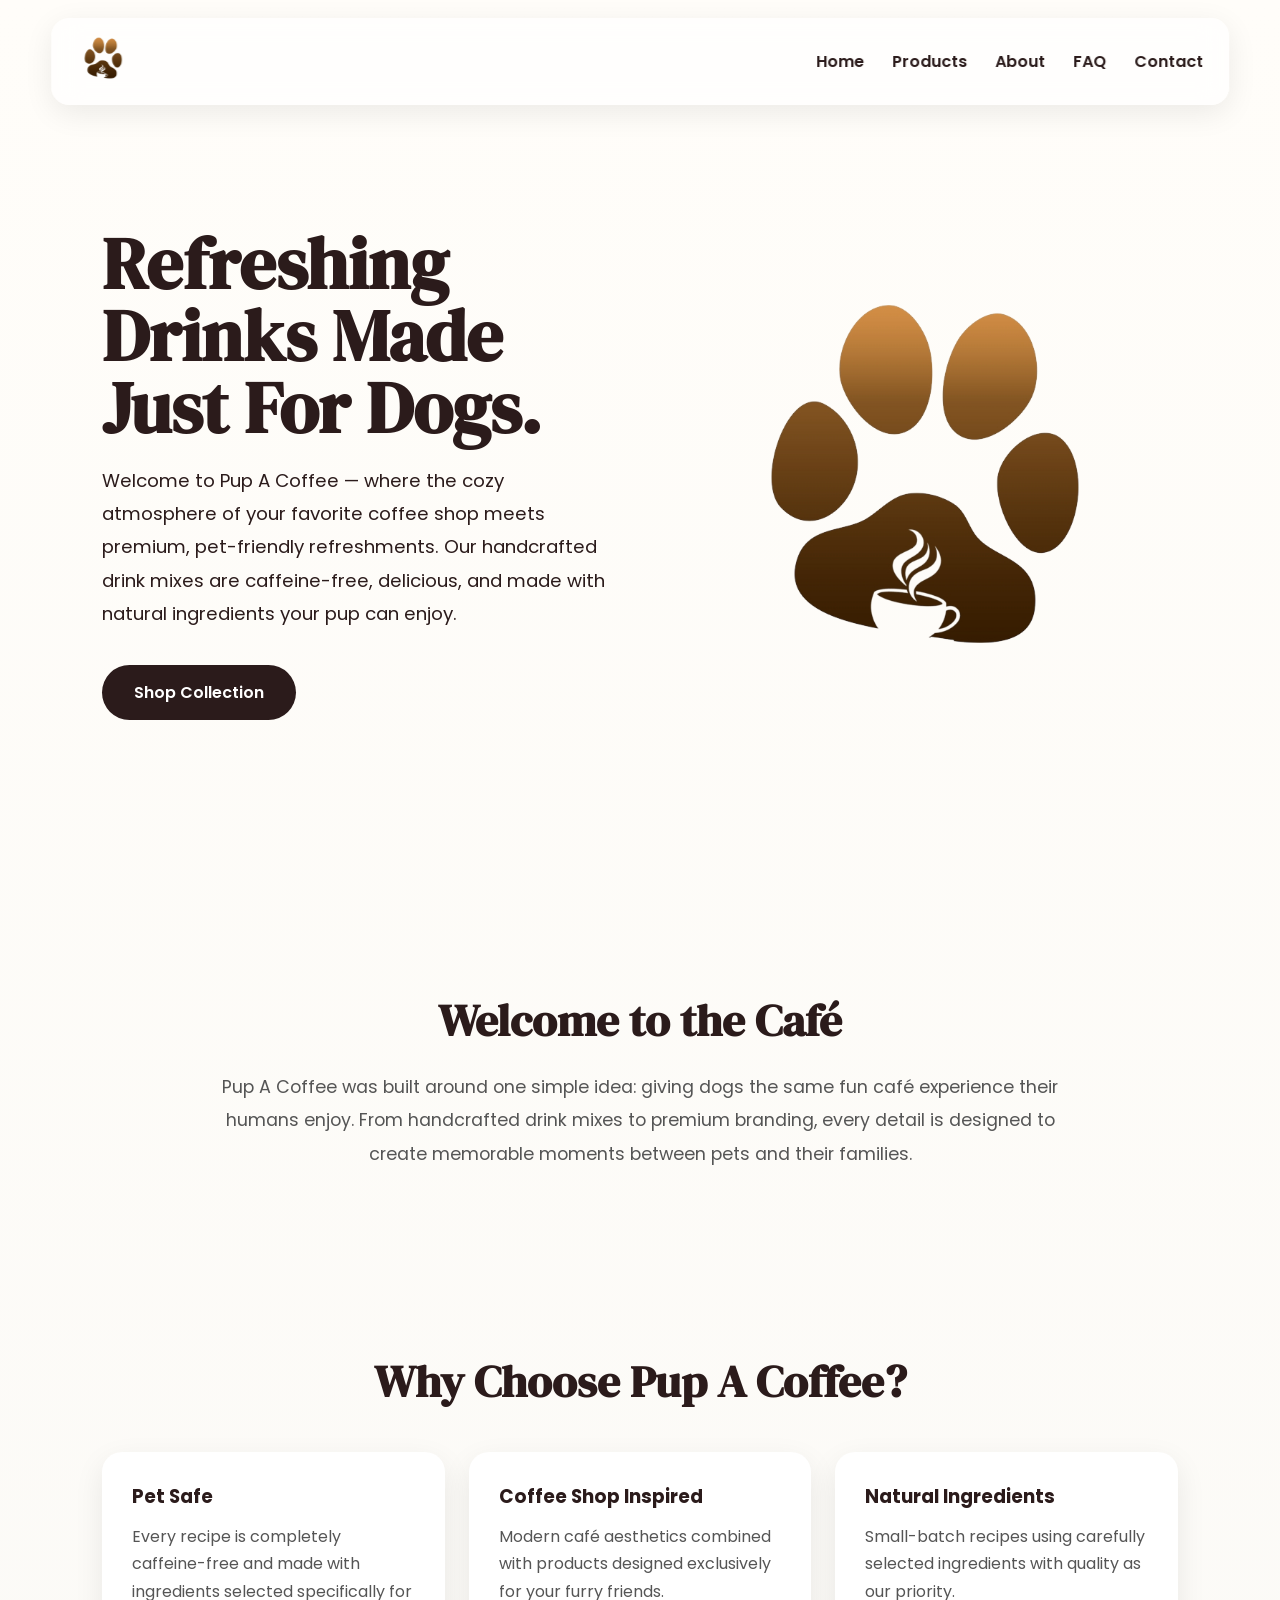
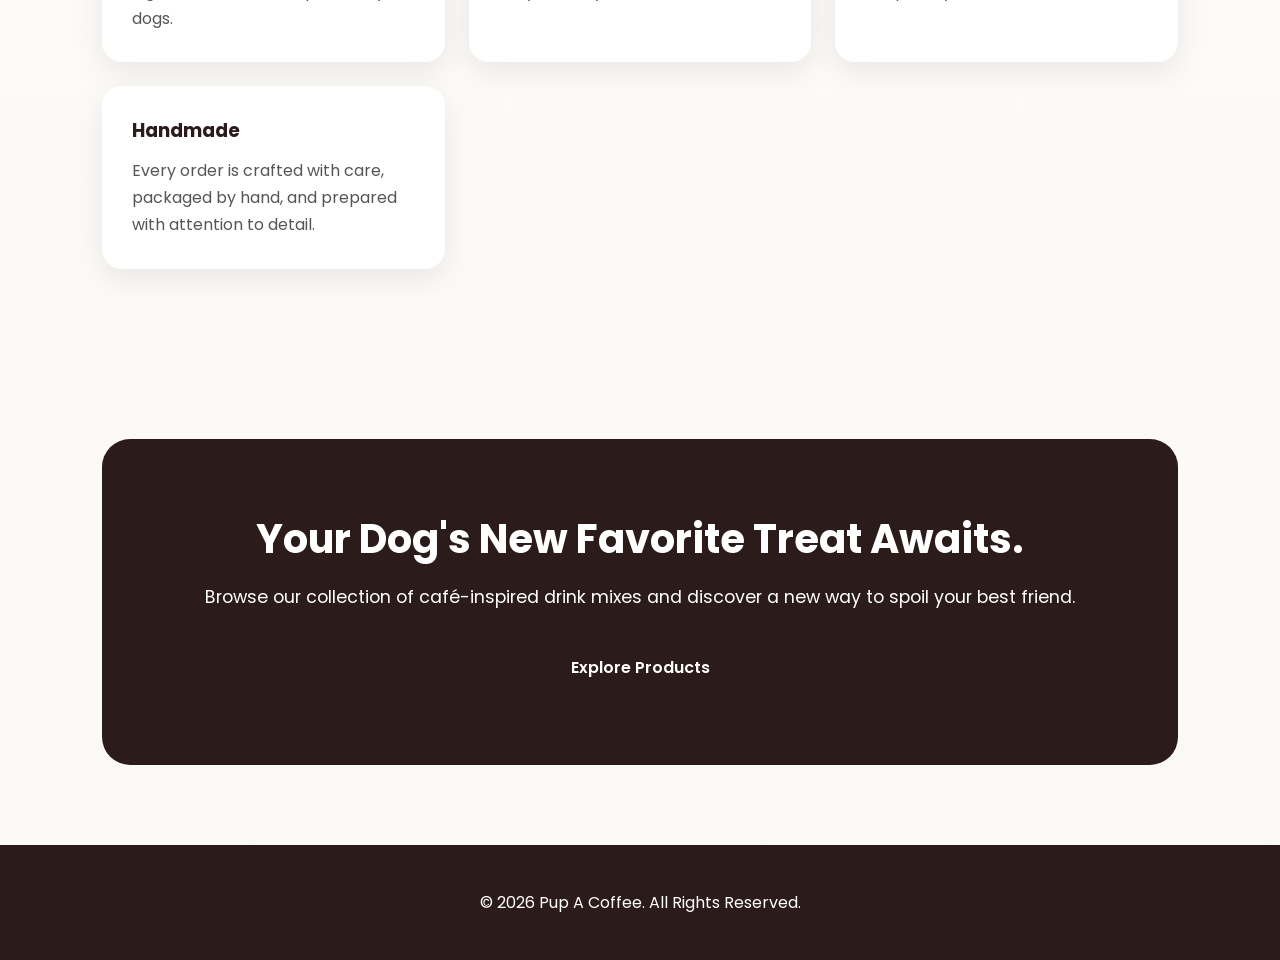
<file: index.html>
<!DOCTYPE html>
<html lang="en">
<head>
<meta charset="UTF-8">
<meta name="viewport" content="width=device-width, initial-scale=1.0">
<title>Pup A Coffee | Home</title>

<link rel="preconnect" href="https://fonts.googleapis.com">
<link rel="preconnect" href="https://fonts.gstatic.com" crossorigin>
<link href="https://fonts.googleapis.com/css2?family=Poppins:wght@300;400;500;600;700&family=DM+Serif+Display&display=swap" rel="stylesheet">

<style>
:root{
--espresso:#2B1B1B;
--cocoa:#4B3F30;
--gold:#F0CB3C;
--cream:#FAF9F6;
--char:#333;
}

*{
margin:0;
padding:0;
box-sizing:border-box;
}

html{
scroll-behavior:smooth;
}

body{
font-family:Poppins,sans-serif;
background:linear-gradient(#fffdf9,var(--cream));
color:var(--espresso);
}

/* NAV */

nav{
position:fixed;
top:18px;
left:50%;
transform:translateX(-50%);
width:min(1200px,92%);
display:flex;
justify-content:space-between;
align-items:center;
padding:14px 26px;
background:rgba(255,255,255,.65);
backdrop-filter:blur(14px);
border-radius:18px;
box-shadow:0 8px 30px rgba(0,0,0,.08);
z-index:100;
}

nav img{
height:52px;
}

nav ul{
display:flex;
gap:28px;
list-style:none;
}

nav a{
text-decoration:none;
color:var(--espresso);
font-weight:600;
transition:.3s;
}

nav a:hover{
color:var(--gold);
}

/* HERO */

.hero{
min-height:100vh;
display:grid;
grid-template-columns:1fr 1fr;
align-items:center;
padding:8rem 8% 5rem;
gap:4rem;
}

.hero h1{
font-family:"DM Serif Display",serif;
font-size:4.5rem;
line-height:1;
margin-bottom:20px;
}

.hero p{
font-size:1.15rem;
line-height:1.8;
max-width:600px;
margin-bottom:35px;
}

.hero img{
width:100%;
max-width:430px;
display:block;
margin:auto;
}

.btn{
display:inline-block;
padding:15px 32px;
background:var(--espresso);
color:#fff;
text-decoration:none;
border-radius:999px;
font-weight:600;
transition:.3s;
}

.btn:hover{
background:var(--gold);
color:var(--espresso);
transform:translateY(-3px);
}

/* Sections */

section{
padding:90px 8%;
}

section h2{
font-family:"DM Serif Display",serif;
font-size:2.8rem;
margin-bottom:20px;
text-align:center;
}

.section-text{
max-width:850px;
margin:auto;
text-align:center;
font-size:1.1rem;
line-height:1.9;
color:#555;
}

.card-grid{
display:grid;
grid-template-columns:repeat(auto-fit,minmax(260px,1fr));
gap:24px;
margin-top:40px;
}

.card{
background:white;
padding:30px;
border-radius:20px;
box-shadow:0 10px 30px rgba(0,0,0,.08);
transition:.3s;
}

.card:hover{
transform:translateY(-6px);
}

.card h3{
margin-bottom:12px;
}

.card p{
line-height:1.7;
color:#555;
}

/* CTA */

.cta{
margin:80px 8%;
background:var(--espresso);
color:white;
padding:70px;
text-align:center;
border-radius:28px;
}

.cta h2{
font-size:2.5rem;
margin-bottom:15px;
}

.cta p{
margin-bottom:30px;
font-size:1.1rem;
}

/* Footer */

footer{
background:var(--espresso);
color:white;
padding:45px;
text-align:center;
margin-top:60px;
}

/* Chat Widget */

#chat-btn{
position:fixed;
bottom:25px;
right:25px;
width:65px;
height:65px;
background:white;
border-radius:50%;
box-shadow:0 10px 30px rgba(0,0,0,.2);
display:flex;
align-items:center;
justify-content:center;
cursor:pointer;
z-index:999;
}

#chat-btn img{
width:35px;
}

#chat-box{
position:fixed;
bottom:100px;
right:25px;
width:340px;
height:470px;
background:white;
border-radius:18px;
box-shadow:0 15px 40px rgba(0,0,0,.2);
display:none;
flex-direction:column;
overflow:hidden;
z-index:999;
}

#chat-header{
background:var(--espresso);
color:white;
padding:18px;
font-weight:600;
text-align:center;
}

#chat-messages{
flex:1;
padding:15px;
overflow-y:auto;
}

#chat-input-area{
display:flex;
border-top:1px solid #eee;
}

#chat-input{
flex:1;
border:none;
padding:15px;
outline:none;
font-family:Poppins;
}

#send-btn{
border:none;
background:var(--gold);
padding:0 20px;
cursor:pointer;
font-weight:600;
}

/* Mobile */

@media(max-width:900px){

.hero{
grid-template-columns:1fr;
text-align:center;
}

.hero h1{
font-size:3.2rem;
}

nav ul{
display:none;
}

.hero img{
max-width:300px;
}

}
</style>
</head>
<link rel="icon" type="image/png" href="favicon.png">
<body>

<!-- Navigation -->

<nav>

<a href="login.html">
  <img src="images/logo.png" alt="Pup A Coffee Logo">
</a>

<ul>
<li><a href="index.html">Home</a></li>
<li><a href="products.html">Products</a></li>
<li><a href="about.html">About</a></li>
<li><a href="faq.html">FAQ</a></li>
<li><a href="contact.html">Contact</a></li>
</ul>

</nav>

<!-- Hero -->

<section class="hero">

<div>

<h1>Refreshing Drinks Made Just For Dogs.</h1>

<p>
Welcome to Pup A Coffee — where the cozy atmosphere of your favorite coffee shop meets premium, pet-friendly refreshments. Our handcrafted drink mixes are caffeine-free, delicious, and made with natural ingredients your pup can enjoy.
</p>

<a href="products.html" class="btn">Shop Collection</a>

</div>

<div>

<img src="images/logo.png" alt="Pup A Coffee Logo">

</div>

</section>

<!-- About -->

<section>

<h2>Welcome to the Café</h2>

<p class="section-text">
Pup A Coffee was built around one simple idea: giving dogs the same fun café experience their humans enjoy. From handcrafted drink mixes to premium branding, every detail is designed to create memorable moments between pets and their families.
</p>

</section>

<!-- Features -->

<section>

<h2>Why Choose Pup A Coffee?</h2>

<div class="card-grid">

<div class="card">
<h3>Pet Safe</h3>
<p>Every recipe is completely caffeine-free and made with ingredients selected specifically for dogs.</p>
</div>

<div class="card">
<h3>Coffee Shop Inspired</h3>
<p>Modern café aesthetics combined with products designed exclusively for your furry friends.</p>
</div>

<div class="card">
<h3>Natural Ingredients</h3>
<p>Small-batch recipes using carefully selected ingredients with quality as our priority.</p>
</div>

<div class="card">
<h3>Handmade</h3>
<p>Every order is crafted with care, packaged by hand, and prepared with attention to detail.</p>
</div>

</div>

</section>

<!-- CTA -->

<div class="cta">

<h2>Your Dog's New Favorite Treat Awaits.</h2>

<p>
Browse our collection of café-inspired drink mixes and discover a new way to spoil your best friend.
</p>

<a href="products.html" class="btn">Explore Products</a>

</div>

<!-- Footer -->

<footer>

<p>© 2026 Pup A Coffee. All Rights Reserved.</p>

</footer>



</body>
</html>
</file>
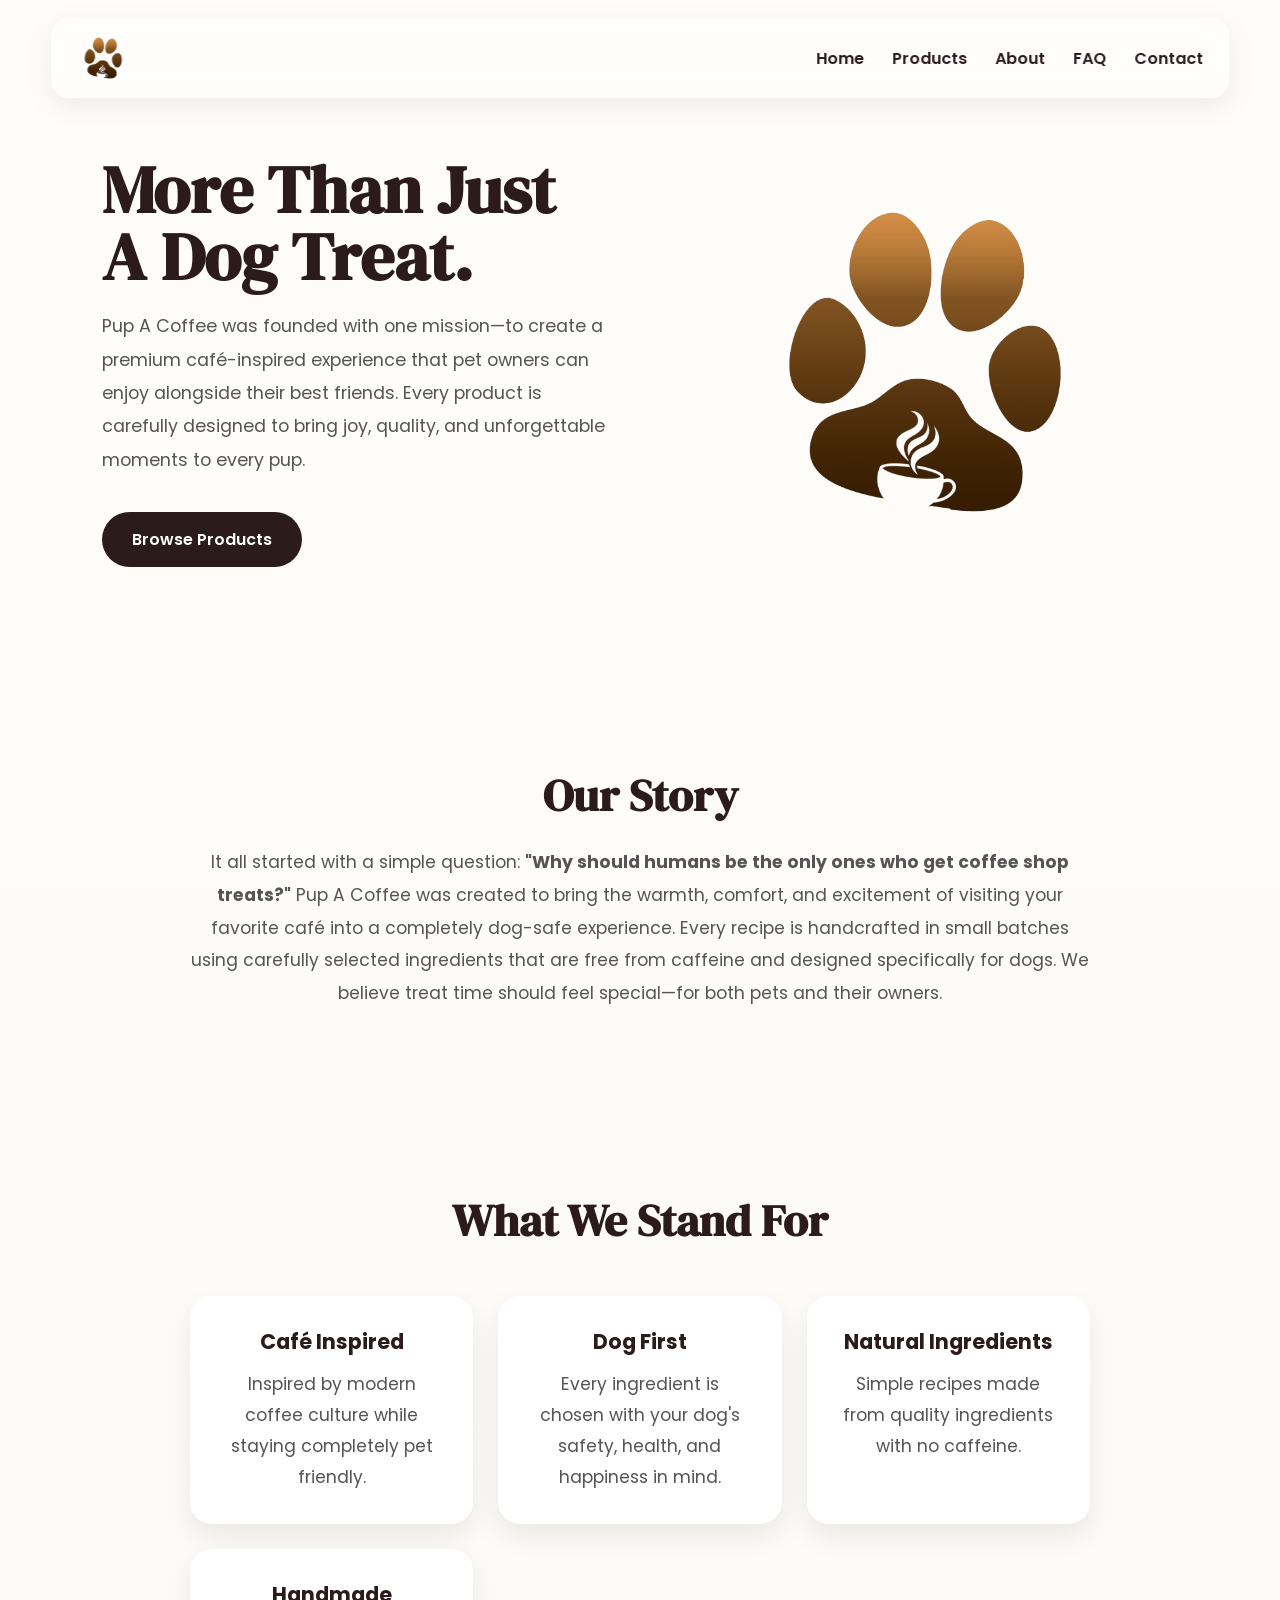
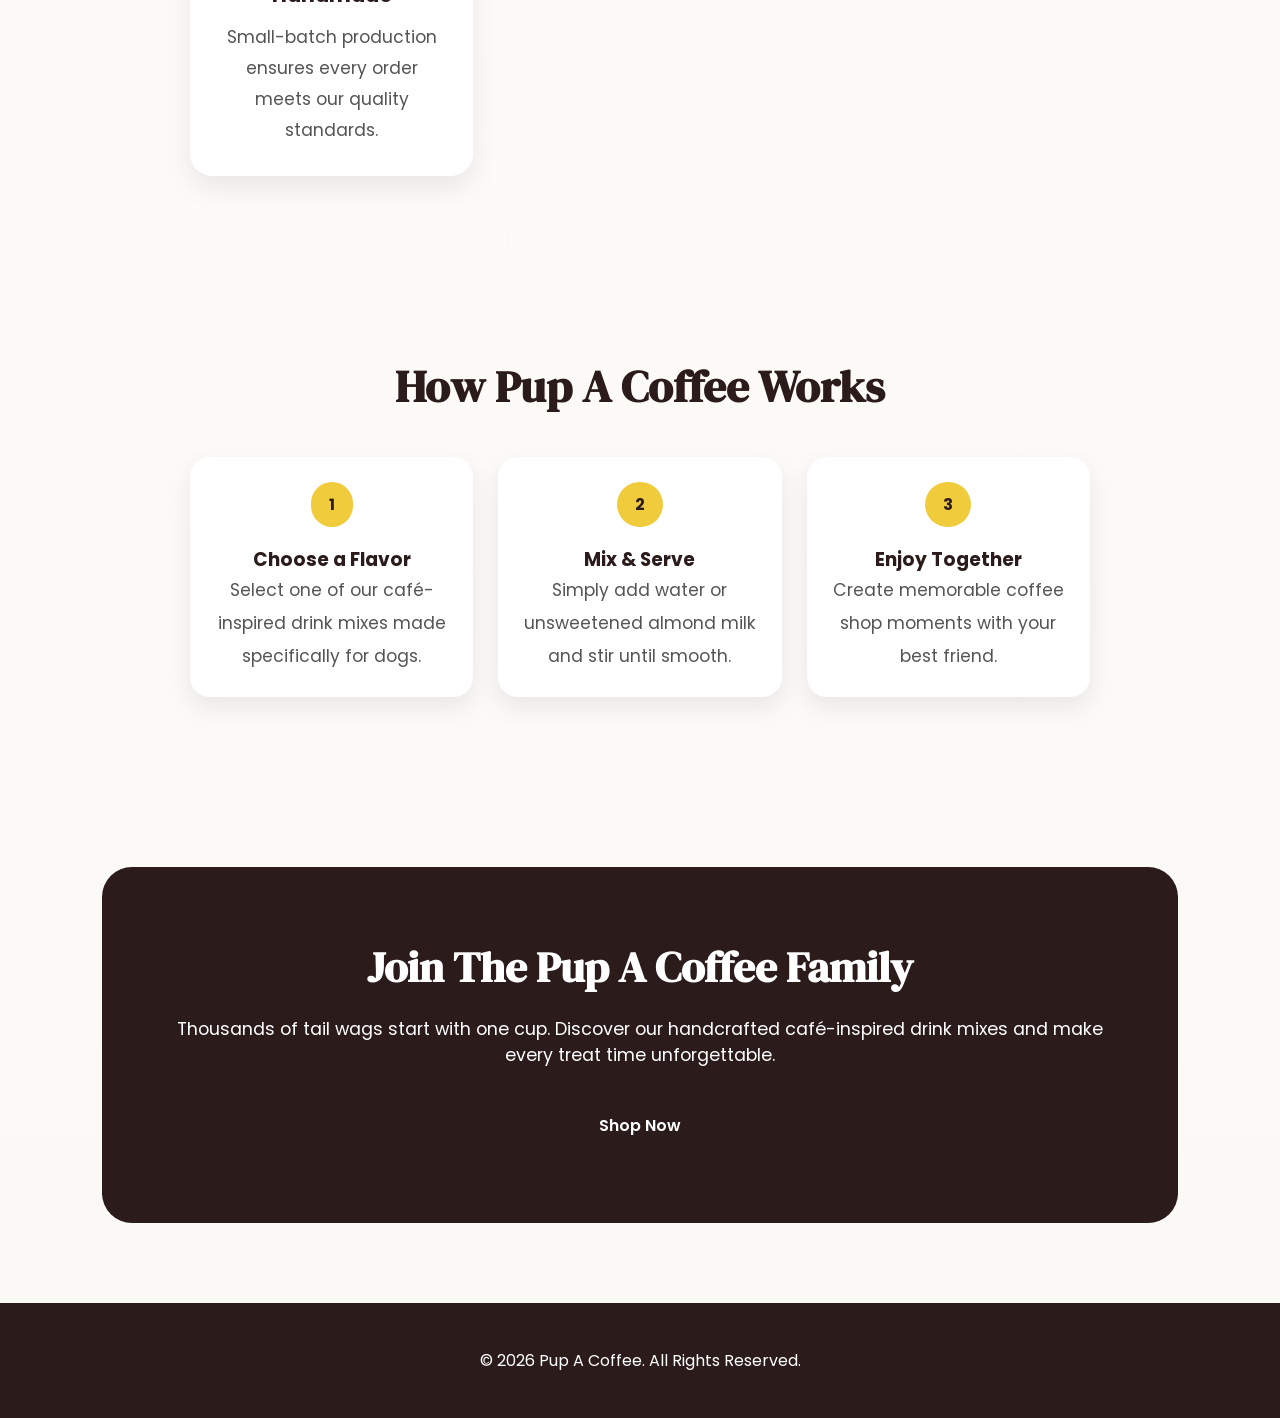
<file: about.html>
<!DOCTYPE html>
<html lang="en">
<head>
<meta charset="UTF-8">
<meta name="viewport" content="width=device-width, initial-scale=1.0">
<title>About | Pup A Coffee</title>

<link rel="preconnect" href="https://fonts.googleapis.com">
<link rel="preconnect" href="https://fonts.gstatic.com" crossorigin>
<link href="https://fonts.googleapis.com/css2?family=Poppins:wght@300;400;500;600;700&family=DM+Serif+Display&display=swap" rel="stylesheet">

<style>
:root{
--espresso:#2B1B1B;
--cocoa:#4B3F30;
--gold:#F0CB3C;
--cream:#FAF9F6;
--char:#333;
}

*{
margin:0;
padding:0;
box-sizing:border-box;
}

html{
scroll-behavior:smooth;
}

body{
font-family:Poppins,sans-serif;
background:linear-gradient(#fffdf9,var(--cream));
color:var(--espresso);
}

/* Navigation */

nav{
position:fixed;
top:18px;
left:50%;
transform:translateX(-50%);
width:min(1200px,92%);
display:flex;
justify-content:space-between;
align-items:center;
padding:14px 26px;
background:rgba(255,255,255,.65);
backdrop-filter:blur(14px);
border-radius:18px;
box-shadow:0 8px 30px rgba(0,0,0,.08);
z-index:100;
}

nav img{
height:52px;
}

nav ul{
display:flex;
gap:28px;
list-style:none;
}

nav a{
text-decoration:none;
color:var(--espresso);
font-weight:600;
transition:.3s;
}

nav a:hover{
color:var(--gold);
}

/* Hero */

.hero{
min-height:75vh;
display:grid;
grid-template-columns:1fr 1fr;
align-items:center;
gap:4rem;
padding:8rem 8% 5rem;
}

.hero h1{
font-family:"DM Serif Display",serif;
font-size:4.2rem;
line-height:1;
margin-bottom:20px;
}

.hero p{
font-size:1.1rem;
line-height:1.9;
color:#555;
margin-bottom:35px;
max-width:600px;
}

.hero img{
width:100%;
max-width:380px;
display:block;
margin:auto;
}

.button{
display:inline-block;
padding:15px 30px;
background:var(--espresso);
color:white;
text-decoration:none;
border-radius:999px;
font-weight:600;
transition:.3s;
}

.button:hover{
background:var(--gold);
color:var(--espresso);
transform:translateY(-3px);
}

/* Sections */

section{
padding:90px 8%;
}

.story{
max-width:900px;
margin:auto;
text-align:center;
}

.story h2{
font-family:"DM Serif Display",serif;
font-size:2.8rem;
margin-bottom:20px;
}

.story p{
font-size:1.08rem;
line-height:1.9;
color:#555;
}

.grid{
margin-top:45px;
display:grid;
grid-template-columns:repeat(auto-fit,minmax(260px,1fr));
gap:25px;
}

.card{
background:white;
padding:30px;
border-radius:22px;
box-shadow:0 12px 28px rgba(0,0,0,.08);
transition:.3s;
}

.card:hover{
transform:translateY(-8px);
}

.card h3{
margin-bottom:12px;
font-size:1.3rem;
}

.card p{
color:#555;
line-height:1.8;
}

/* Timeline */

.timeline{
display:grid;
grid-template-columns:repeat(auto-fit,minmax(250px,1fr));
gap:25px;
margin-top:40px;
}

.step{
background:white;
padding:25px;
border-radius:20px;
box-shadow:0 10px 25px rgba(0,0,0,.08);
}

.step span{
display:inline-block;
background:var(--gold);
padding:10px 18px;
border-radius:999px;
font-weight:700;
margin-bottom:18px;
}

/* CTA */

.cta{
margin:80px 8%;
padding:70px;
background:var(--espresso);
color:white;
text-align:center;
border-radius:30px;
}

.cta h2{
font-family:"DM Serif Display",serif;
font-size:2.7rem;
margin-bottom:20px;
}

.cta p{
margin-bottom:30px;
font-size:1.1rem;
}

/* Footer */

footer{
background:var(--espresso);
color:white;
text-align:center;
padding:45px;
margin-top:70px;
}

/* Chat */

#chat-btn{
position:fixed;
bottom:25px;
right:25px;
width:65px;
height:65px;
background:white;
border-radius:50%;
display:flex;
align-items:center;
justify-content:center;
box-shadow:0 10px 30px rgba(0,0,0,.2);
cursor:pointer;
z-index:999;
}

#chat-btn img{
width:35px;
}

#chat-box{
display:none;
flex-direction:column;
position:fixed;
bottom:100px;
right:25px;
width:340px;
height:470px;
background:white;
border-radius:20px;
overflow:hidden;
box-shadow:0 15px 35px rgba(0,0,0,.25);
z-index:999;
}

#chat-header{
background:var(--espresso);
color:white;
padding:18px;
text-align:center;
font-weight:600;
}

#chat-messages{
flex:1;
padding:15px;
overflow-y:auto;
}

#chat-input-area{
display:flex;
border-top:1px solid #eee;
}

#chat-input{
flex:1;
border:none;
padding:15px;
outline:none;
font-family:Poppins;
}

#send-btn{
border:none;
padding:0 20px;
background:var(--gold);
cursor:pointer;
font-weight:600;
}

@media(max-width:900px){

.hero{
grid-template-columns:1fr;
text-align:center;
}

.hero h1{
font-size:3rem;
}

nav ul{
display:none;
}

.hero img{
max-width:280px;
}

}
</style>
</head>
<link rel="icon" type="image/png" href="favicon.png">
<body>

<nav>

<img src="images/logo.png" alt="Pup A Coffee Logo">

<ul>
<li><a href="index.html">Home</a></li>
<li><a href="products.html">Products</a></li>
<li><a href="about.html">About</a></li>
<li><a href="faq.html">FAQ</a></li>
<li><a href="contact.html">Contact</a></li>
</ul>

</nav>

<section class="hero">

<div>

<h1>More Than Just A Dog Treat.</h1>

<p>
Pup A Coffee was founded with one mission—to create a premium café-inspired experience that pet owners can enjoy alongside their best friends. Every product is carefully designed to bring joy, quality, and unforgettable moments to every pup.
</p>

<a href="products.html" class="button">Browse Products</a>

</div>

<div>

<img src="images/logo.png" alt="Pup A Coffee Logo">

</div>

</section>

<section>

<div class="story">

<h2>Our Story</h2>

<p>
It all started with a simple question:
<b>"Why should humans be the only ones who get coffee shop treats?"</b>

Pup A Coffee was created to bring the warmth, comfort, and excitement of visiting your favorite café into a completely dog-safe experience.

Every recipe is handcrafted in small batches using carefully selected ingredients that are free from caffeine and designed specifically for dogs. We believe treat time should feel special—for both pets and their owners.
</p>

</div>

</section>

<section>

<div class="story">

<h2>What We Stand For</h2>

<div class="grid">

<div class="card">
<h3>Café Inspired</h3>
<p>Inspired by modern coffee culture while staying completely pet friendly.</p>
</div>

<div class="card">
<h3>Dog First</h3>
<p>Every ingredient is chosen with your dog's safety, health, and happiness in mind.</p>
</div>

<div class="card">
<h3>Natural Ingredients</h3>
<p>Simple recipes made from quality ingredients with no caffeine.</p>
</div>

<div class="card">
<h3>Handmade</h3>
<p>Small-batch production ensures every order meets our quality standards.</p>
</div>

</div>

</div>

</section>

<section>

<div class="story">

<h2>How Pup A Coffee Works</h2>

<div class="timeline">

<div class="step">
<span>1</span>
<h3>Choose a Flavor</h3>
<p>Select one of our café-inspired drink mixes made specifically for dogs.</p>
</div>

<div class="step">
<span>2</span>
<h3>Mix & Serve</h3>
<p>Simply add water or unsweetened almond milk and stir until smooth.</p>
</div>

<div class="step">
<span>3</span>
<h3>Enjoy Together</h3>
<p>Create memorable coffee shop moments with your best friend.</p>
</div>

</div>

</div>

</section>

<div class="cta">

<h2>Join The Pup A Coffee Family</h2>

<p>
Thousands of tail wags start with one cup. Discover our handcrafted café-inspired drink mixes and make every treat time unforgettable.
</p>

<a href="products.html" class="button">Shop Now</a>

</div>

<footer>

<p>© 2026 Pup A Coffee. All Rights Reserved.</p>

</footer>



</body>
</html>
</file>
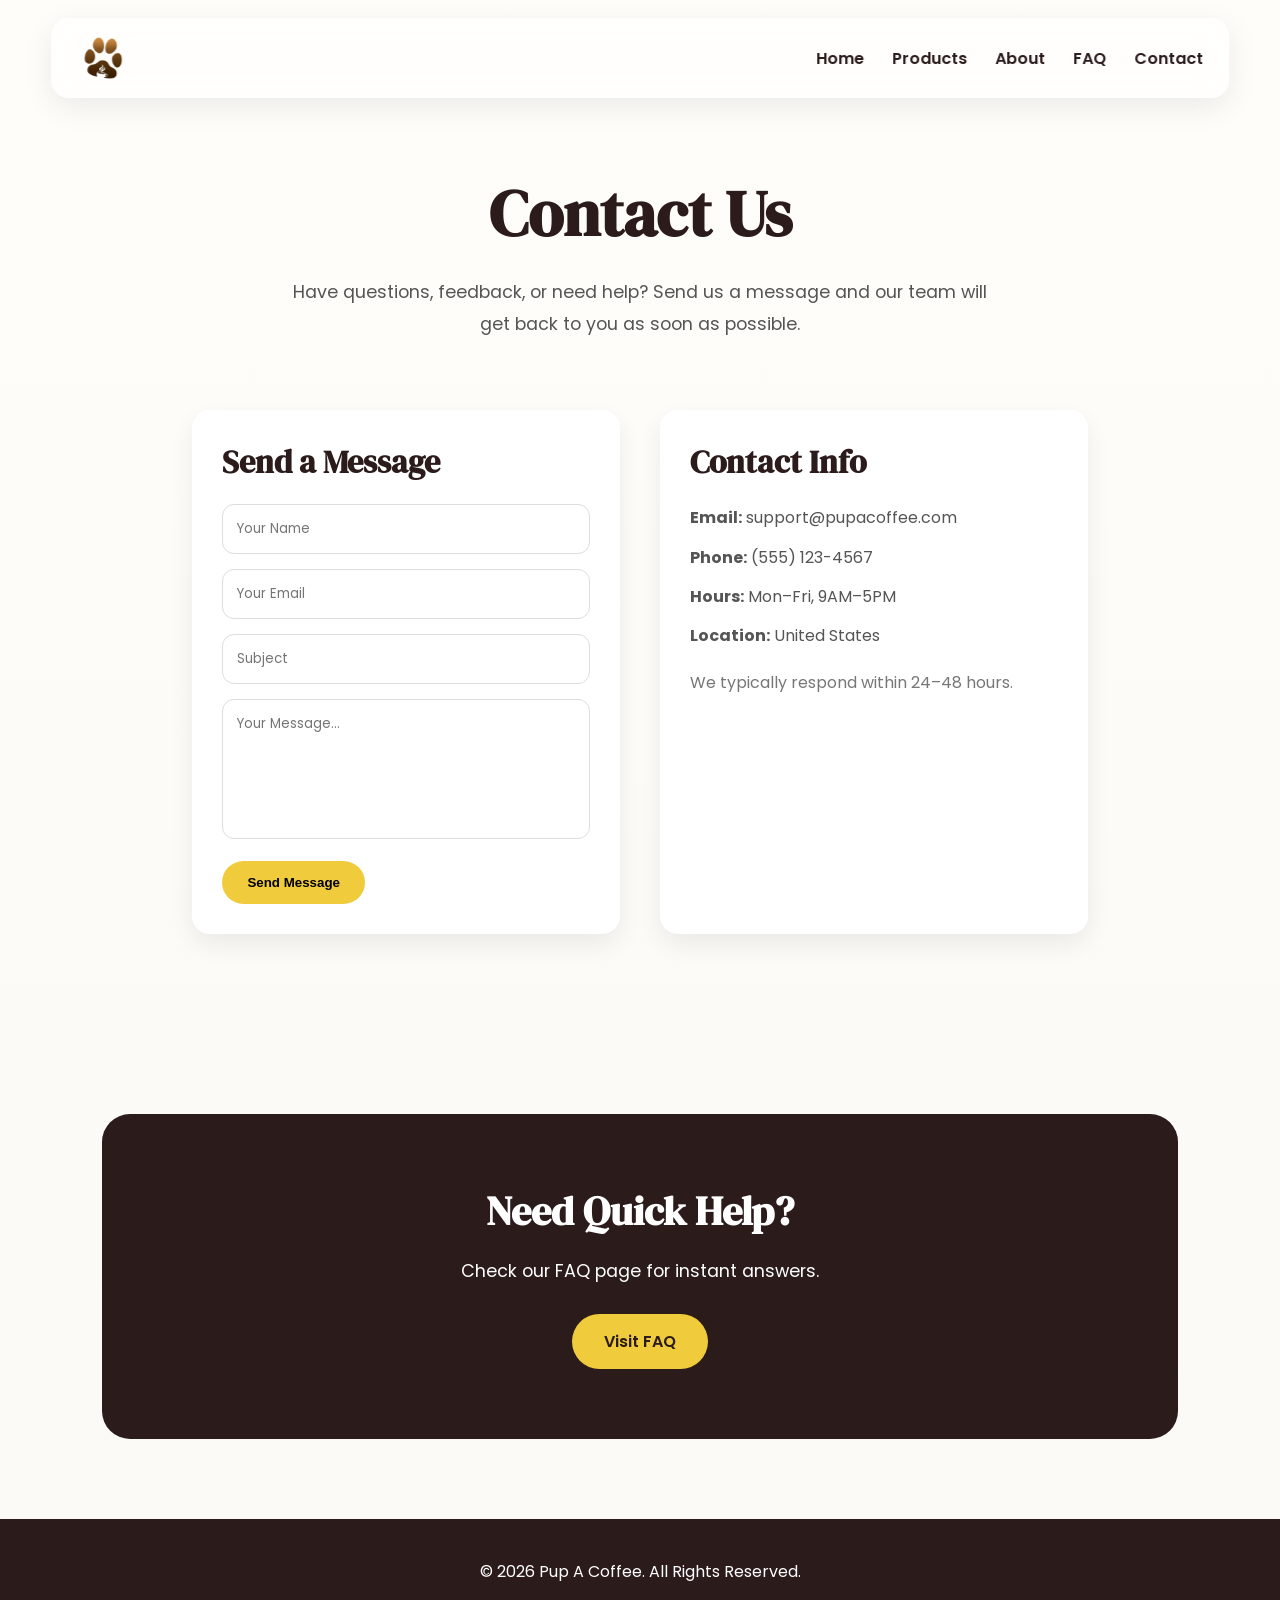
<file: contact.html>
<!DOCTYPE html>
<html lang="en">
<head>
<meta charset="UTF-8">
<meta name="viewport" content="width=device-width, initial-scale=1.0">
<title>Contact | Pup A Coffee</title>

<link rel="preconnect" href="https://fonts.googleapis.com">
<link rel="preconnect" href="https://fonts.gstatic.com" crossorigin>
<link href="https://fonts.googleapis.com/css2?family=Poppins:wght@300;400;500;600;700&family=DM+Serif+Display&display=swap" rel="stylesheet">

<style>
:root{
--espresso:#2B1B1B;
--cocoa:#4B3F30;
--gold:#F0CB3C;
--cream:#FAF9F6;
--char:#333;
}

*{
margin:0;
padding:0;
box-sizing:border-box;
}

html{
scroll-behavior:smooth;
}

body{
font-family:Poppins,sans-serif;
background:linear-gradient(#fffdf9,var(--cream));
color:var(--espresso);
}

/* NAV */
nav{
position:fixed;
top:18px;
left:50%;
transform:translateX(-50%);
width:min(1200px,92%);
display:flex;
justify-content:space-between;
align-items:center;
padding:14px 26px;
background:rgba(255,255,255,.65);
backdrop-filter:blur(14px);
border-radius:18px;
box-shadow:0 8px 30px rgba(0,0,0,.08);
z-index:100;
}

nav img{height:52px;}

nav ul{
display:flex;
gap:28px;
list-style:none;
}

nav a{
text-decoration:none;
font-weight:600;
color:var(--espresso);
transition:.3s;
}

nav a:hover{color:var(--gold);}

/* HERO */
.hero{
padding:170px 8% 70px;
text-align:center;
}

.hero h1{
font-family:"DM Serif Display",serif;
font-size:4rem;
margin-bottom:20px;
}

.hero p{
max-width:700px;
margin:auto;
font-size:1.1rem;
line-height:1.8;
color:#555;
}

/* CONTACT */
.contact{
max-width:1100px;
margin:auto;
padding:0 8% 100px;
display:grid;
grid-template-columns:1fr 1fr;
gap:40px;
}

.card{
background:white;
padding:30px;
border-radius:18px;
box-shadow:0 10px 25px rgba(0,0,0,.07);
}

.card h2{
font-family:"DM Serif Display",serif;
margin-bottom:20px;
font-size:2rem;
}

input, textarea{
width:100%;
padding:14px;
margin-bottom:15px;
border-radius:12px;
border:1px solid #ddd;
font-family:Poppins;
outline:none;
}

textarea{
min-height:140px;
resize:none;
}

button{
background:var(--gold);
border:none;
padding:14px 25px;
border-radius:999px;
font-weight:600;
cursor:pointer;
transition:.3s;
}

button:hover{
transform:translateY(-3px);
}

.info p{
margin-bottom:12px;
color:#555;
line-height:1.7;
}

/* CTA */
.cta{
margin:80px 8%;
background:var(--espresso);
color:white;
padding:70px;
text-align:center;
border-radius:28px;
}

.cta h2{
font-family:"DM Serif Display",serif;
font-size:2.5rem;
margin-bottom:20px;
}

.cta p{
margin-bottom:30px;
font-size:1.1rem;
}

.button{
display:inline-block;
padding:15px 32px;
background:var(--gold);
color:var(--espresso);
text-decoration:none;
border-radius:999px;
font-weight:600;
transition:.3s;
}

.button:hover{transform:translateY(-3px);}

/* FOOTER */
footer{
margin-top:80px;
background:var(--espresso);
color:white;
padding:40px;
text-align:center;
}

/* CHAT */
#chat-btn{
position:fixed;
bottom:25px;
right:25px;
width:65px;
height:65px;
background:white;
border-radius:50%;
display:flex;
align-items:center;
justify-content:center;
box-shadow:0 10px 30px rgba(0,0,0,.2);
cursor:pointer;
z-index:999;
}

#chat-btn img{width:35px;}

#chat-box{
display:none;
flex-direction:column;
position:fixed;
bottom:100px;
right:25px;
width:340px;
height:470px;
background:white;
border-radius:20px;
overflow:hidden;
box-shadow:0 15px 35px rgba(0,0,0,.25);
z-index:999;
}

#chat-header{
background:var(--espresso);
color:white;
padding:18px;
text-align:center;
font-weight:600;
}

#chat-messages{
flex:1;
padding:15px;
overflow-y:auto;
}

#chat-input-area{
display:flex;
border-top:1px solid #eee;
}

#chat-input{
flex:1;
padding:15px;
border:none;
outline:none;
font-family:Poppins;
}

#send-btn{
padding:0 20px;
background:var(--gold);
border:none;
cursor:pointer;
font-weight:600;
}

/* RESPONSIVE */
@media(max-width:900px){
nav ul{display:none;}
.hero h1{font-size:3rem;}
.contact{grid-template-columns:1fr;}
}
</style>
</head>
<link rel="icon" type="image/png" href="favicon.png">
<body>

<nav>
<img src="images/logo.png" alt="Logo">

<ul>
<li><a href="index.html">Home</a></li>
<li><a href="products.html">Products</a></li>
<li><a href="about.html">About</a></li>
<li><a href="faq.html">FAQ</a></li>
<li><a href="contact.html">Contact</a></li>
</ul>
</nav>

<section class="hero">
<h1>Contact Us</h1>
<p>
Have questions, feedback, or need help? Send us a message and our team will get back to you as soon as possible.
</p>
</section>

<section class="contact">

<div class="card">
<h2>Send a Message</h2>

<form onsubmit="event.preventDefault(); alert('Message sent! We will get back to you soon.');">
<input type="text" placeholder="Your Name" required>
<input type="email" placeholder="Your Email" required>
<input type="text" placeholder="Subject" required>
<textarea placeholder="Your Message..." required></textarea>
<button type="submit">Send Message</button>
</form>
</div>

<div class="card info">
<h2>Contact Info</h2>

<p><strong>Email:</strong> support@pupacoffee.com</p>
<p><strong>Phone:</strong> (555) 123-4567</p>
<p><strong>Hours:</strong> Mon–Fri, 9AM–5PM</p>
<p><strong>Location:</strong> United States</p>

<p style="margin-top:20px;color:#777;">
We typically respond within 24–48 hours.
</p>
</div>

</section>

<div class="cta">

<h2>Need Quick Help?</h2>
<p>Check our FAQ page for instant answers.</p>
<a href="faq.html" class="button">Visit FAQ</a>

</div>

<footer>
<p>© 2026 Pup A Coffee. All Rights Reserved.</p>
</footer>



</body>
</html>
</file>
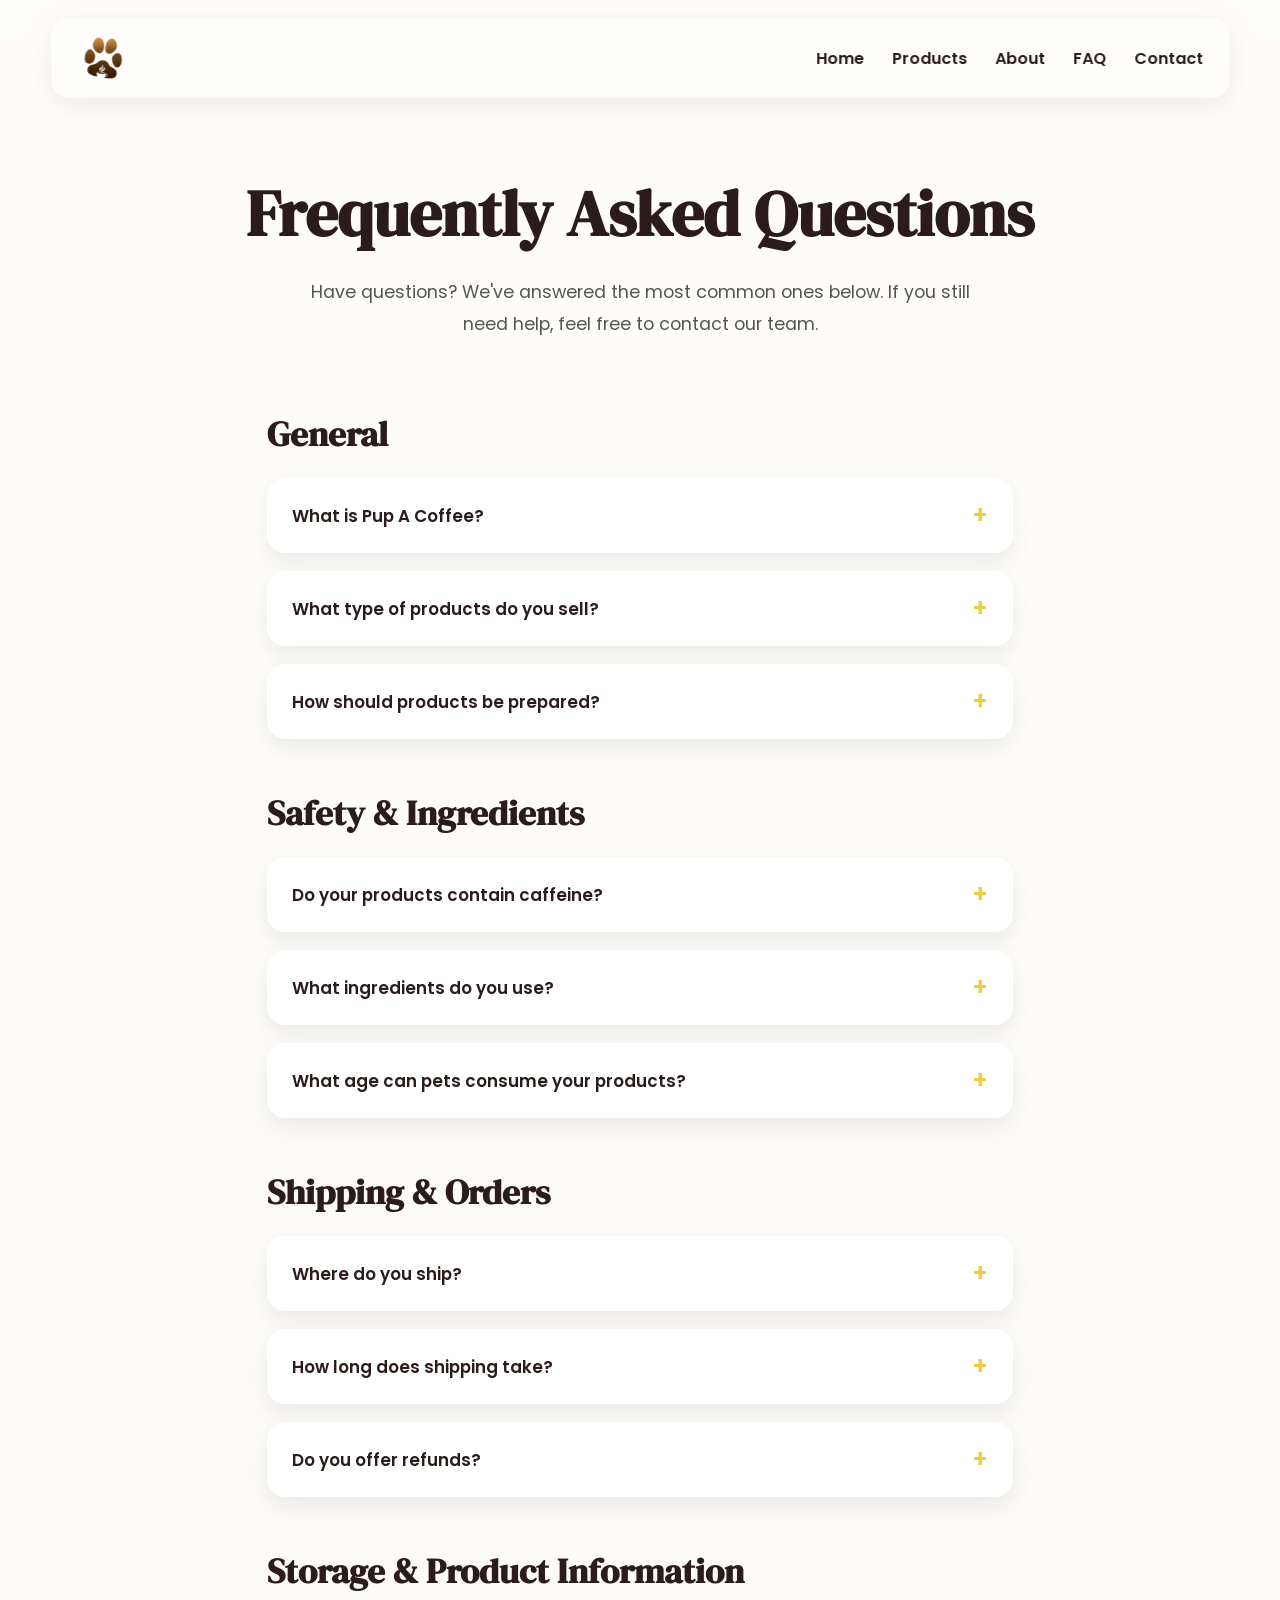
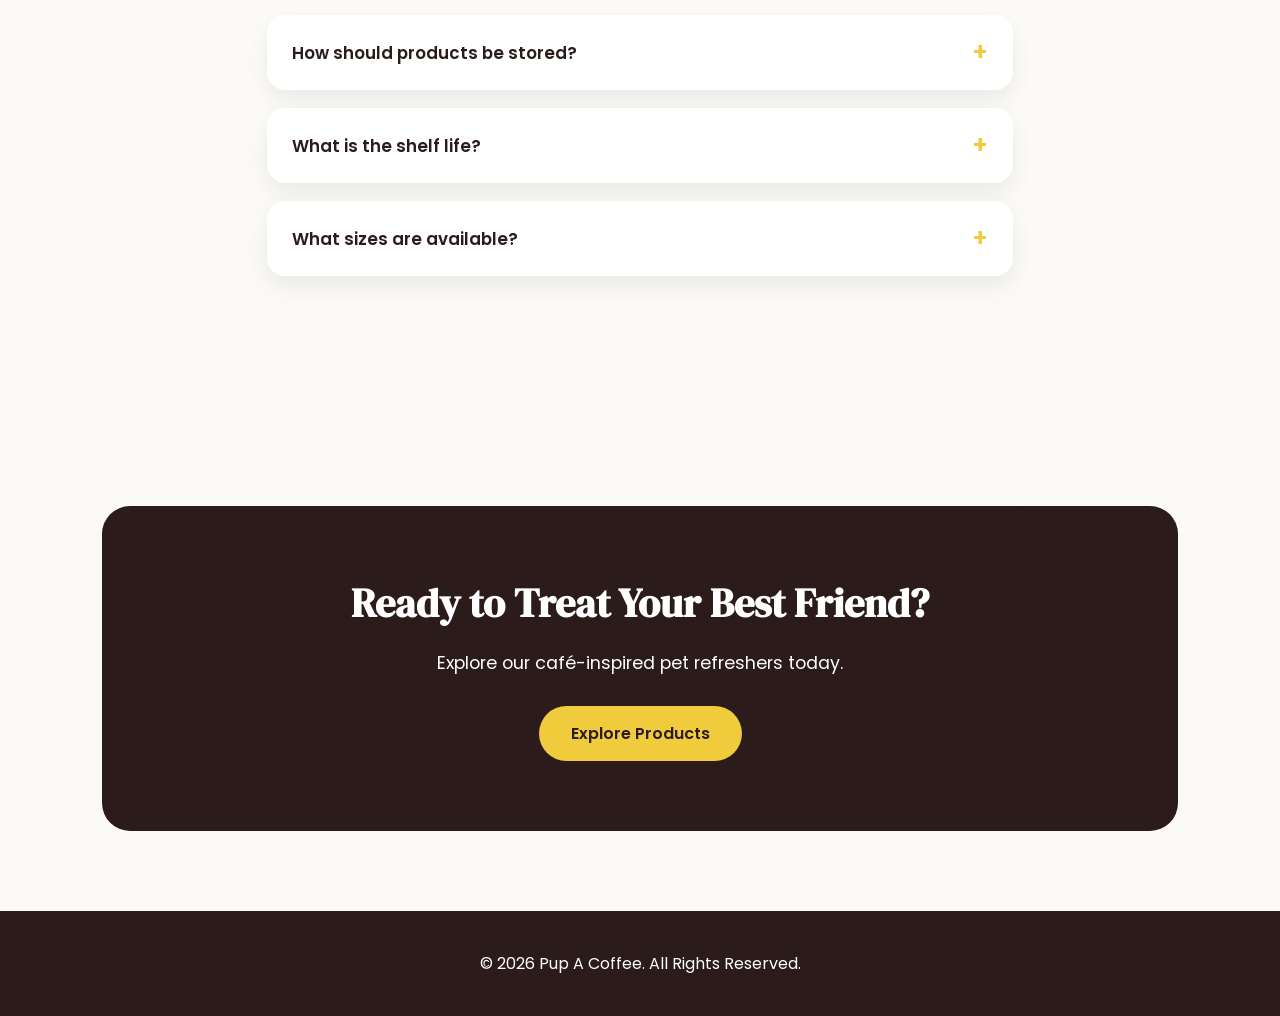
<file: faq.html>
<!DOCTYPE html>
<html lang="en">
<head>
<meta charset="UTF-8">
<meta name="viewport" content="width=device-width, initial-scale=1.0">
<title>FAQ | Pup A Coffee</title>

<link rel="preconnect" href="https://fonts.googleapis.com">
<link rel="preconnect" href="https://fonts.gstatic.com" crossorigin>
<link href="https://fonts.googleapis.com/css2?family=Poppins:wght@300;400;500;600;700&family=DM+Serif+Display&display=swap" rel="stylesheet">

<style>
:root{
--espresso:#2B1B1B;
--cocoa:#4B3F30;
--gold:#F0CB3C;
--cream:#FAF9F6;
--char:#333;
}

*{
margin:0;
padding:0;
box-sizing:border-box;
}

html{
scroll-behavior:smooth;
}

body{
font-family:Poppins,sans-serif;
background:linear-gradient(#fffdf9,var(--cream));
color:var(--espresso);
}

/* NAV */

nav{
position:fixed;
top:18px;
left:50%;
transform:translateX(-50%);
width:min(1200px,92%);
display:flex;
justify-content:space-between;
align-items:center;
padding:14px 26px;
background:rgba(255,255,255,.65);
backdrop-filter:blur(14px);
border-radius:18px;
box-shadow:0 8px 30px rgba(0,0,0,.08);
z-index:100;
}

nav img{
height:52px;
}

nav ul{
display:flex;
gap:28px;
list-style:none;
}

nav a{
text-decoration:none;
font-weight:600;
color:var(--espresso);
transition:.3s;
}

nav a:hover{
color:var(--gold);
}

/* HERO */

.hero{
padding:170px 8% 70px;
text-align:center;
}

.hero h1{
font-family:"DM Serif Display",serif;
font-size:4rem;
margin-bottom:20px;
}

.hero p{
max-width:700px;
margin:auto;
font-size:1.1rem;
line-height:1.8;
color:#555;
}

/* FAQ */

.faq{
max-width:950px;
margin:auto;
padding:0 8% 100px;
}

.category{
margin-bottom:50px;
}

.category h2{
font-family:"DM Serif Display",serif;
font-size:2.2rem;
margin-bottom:20px;
}

details{
background:white;
margin-bottom:18px;
padding:20px 25px;
border-radius:18px;
box-shadow:0 10px 25px rgba(0,0,0,.07);
transition:.3s;
}

details:hover{
transform:translateY(-3px);
}

summary{
cursor:pointer;
font-size:1.05rem;
font-weight:600;
list-style:none;
display:flex;
justify-content:space-between;
align-items:center;
}

summary::-webkit-details-marker{
display:none;
}

summary::after{
content:"+";
font-size:1.5rem;
color:var(--gold);
transition:.3s;
}

details[open] summary::after{
content:"−";
}

details p{
margin-top:18px;
line-height:1.8;
color:#555;
}

/* CTA */

.cta{
margin:80px 8%;
background:var(--espresso);
color:white;
padding:70px;
text-align:center;
border-radius:28px;
}

.cta h2{
font-family:"DM Serif Display",serif;
font-size:2.5rem;
margin-bottom:20px;
}

.cta p{
margin-bottom:30px;
font-size:1.1rem;
}

.button{
display:inline-block;
padding:15px 32px;
background:var(--gold);
color:var(--espresso);
text-decoration:none;
border-radius:999px;
font-weight:600;
transition:.3s;
}

.button:hover{
transform:translateY(-3px);
}

/* Footer */

footer{
margin-top:80px;
background:var(--espresso);
color:white;
padding:40px;
text-align:center;
}

/* Chat */

#chat-btn{
position:fixed;
bottom:25px;
right:25px;
width:65px;
height:65px;
background:white;
border-radius:50%;
display:flex;
align-items:center;
justify-content:center;
box-shadow:0 10px 30px rgba(0,0,0,.2);
cursor:pointer;
z-index:999;
}

#chat-btn img{
width:35px;
}

#chat-box{
display:none;
flex-direction:column;
position:fixed;
bottom:100px;
right:25px;
width:340px;
height:470px;
background:white;
border-radius:20px;
overflow:hidden;
box-shadow:0 15px 35px rgba(0,0,0,.25);
z-index:999;
}

#chat-header{
background:var(--espresso);
color:white;
padding:18px;
text-align:center;
font-weight:600;
}

#chat-messages{
flex:1;
padding:15px;
overflow-y:auto;
}

#chat-input-area{
display:flex;
border-top:1px solid #eee;
}

#chat-input{
flex:1;
padding:15px;
border:none;
outline:none;
font-family:Poppins;
}

#send-btn{
padding:0 20px;
background:var(--gold);
border:none;
cursor:pointer;
font-weight:600;
}

@media(max-width:900px){

nav ul{
display:none;
}

.hero h1{
font-size:3rem;
}

}
</style>
</head>
<link rel="icon" type="image/png" href="favicon.png">
<body>

<nav>

<img src="images/logo.png" alt="Logo">

<ul>
<li><a href="index.html">Home</a></li>
<li><a href="products.html">Products</a></li>
<li><a href="about.html">About</a></li>
<li><a href="faq.html">FAQ</a></li>
<li><a href="contact.html">Contact</a></li>
</ul>

</nav>

<section class="hero">

<h1>Frequently Asked Questions</h1>

<p>
Have questions? We've answered the most common ones below. If you still need help, feel free to contact our team.
</p>

</section>

<section class="faq">

<div class="category">

<h2>General</h2>

<details>
<summary>What is Pup A Coffee?</summary>
<p>Pup A Coffee is a premium pet brand offering coffee-inspired refreshers designed for dogs. Our products create a café-style experience using safe, natural ingredients.</p>
</details>

<details>
<summary>What type of products do you sell?</summary>
<p>We sell powdered, coffee-inspired pet refreshers that are mixed with water or almond milk before serving.</p>
</details>

<details>
<summary>How should products be prepared?</summary>
<p>Simply mix the powder packet with water or almond milk and serve fresh.</p>
</details>

</div>

<div class="category">

<h2>Safety & Ingredients</h2>

<details>
<summary>Do your products contain caffeine?</summary>
<p>No. All Pup A Coffee products are completely caffeine-free and contain no real coffee.</p>
</details>

<details>
<summary>What ingredients do you use?</summary>
<p>We use natural, pet-friendly ingredients designed for dogs and made in small batches.</p>
</details>

<details>
<summary>What age can pets consume your products?</summary>
<p>Pets must be at least 6 months old before consuming Pup A Coffee products.</p>
</details>

</div>

<div class="category">

<h2>Shipping & Orders</h2>

<details>
<summary>Where do you ship?</summary>
<p>We currently ship within the United States only.</p>
</details>

<details>
<summary>How long does shipping take?</summary>
<p>Shipping typically takes 5–7 business days depending on your location.</p>
</details>

<details>
<summary>Do you offer refunds?</summary>
<p>We do not offer full refunds for shipping issues. However, we may offer partial refunds depending on the situation.</p>
</details>

</div>

<div class="category">

<h2>Storage & Product Information</h2>

<details>
<summary>How should products be stored?</summary>
<p>Store in a cool, dry place in a pantry after opening.</p>
</details>

<details>
<summary>What is the shelf life?</summary>
<p>Products last up to 14 days after opening for best freshness.</p>
</details>

<details>
<summary>What sizes are available?</summary>
<p>We offer XS, S, M, and L sizes based on your pet's size.</p>
</details>

</div>

</section>

<div class="cta">

<h2>Ready to Treat Your Best Friend?</h2>

<p>
Explore our café-inspired pet refreshers today.
</p>

<a href="products.html" class="button">Explore Products</a>

</div>

<footer>

<p>© 2026 Pup A Coffee. All Rights Reserved.</p>

</footer>



</body>
</html>
</file>
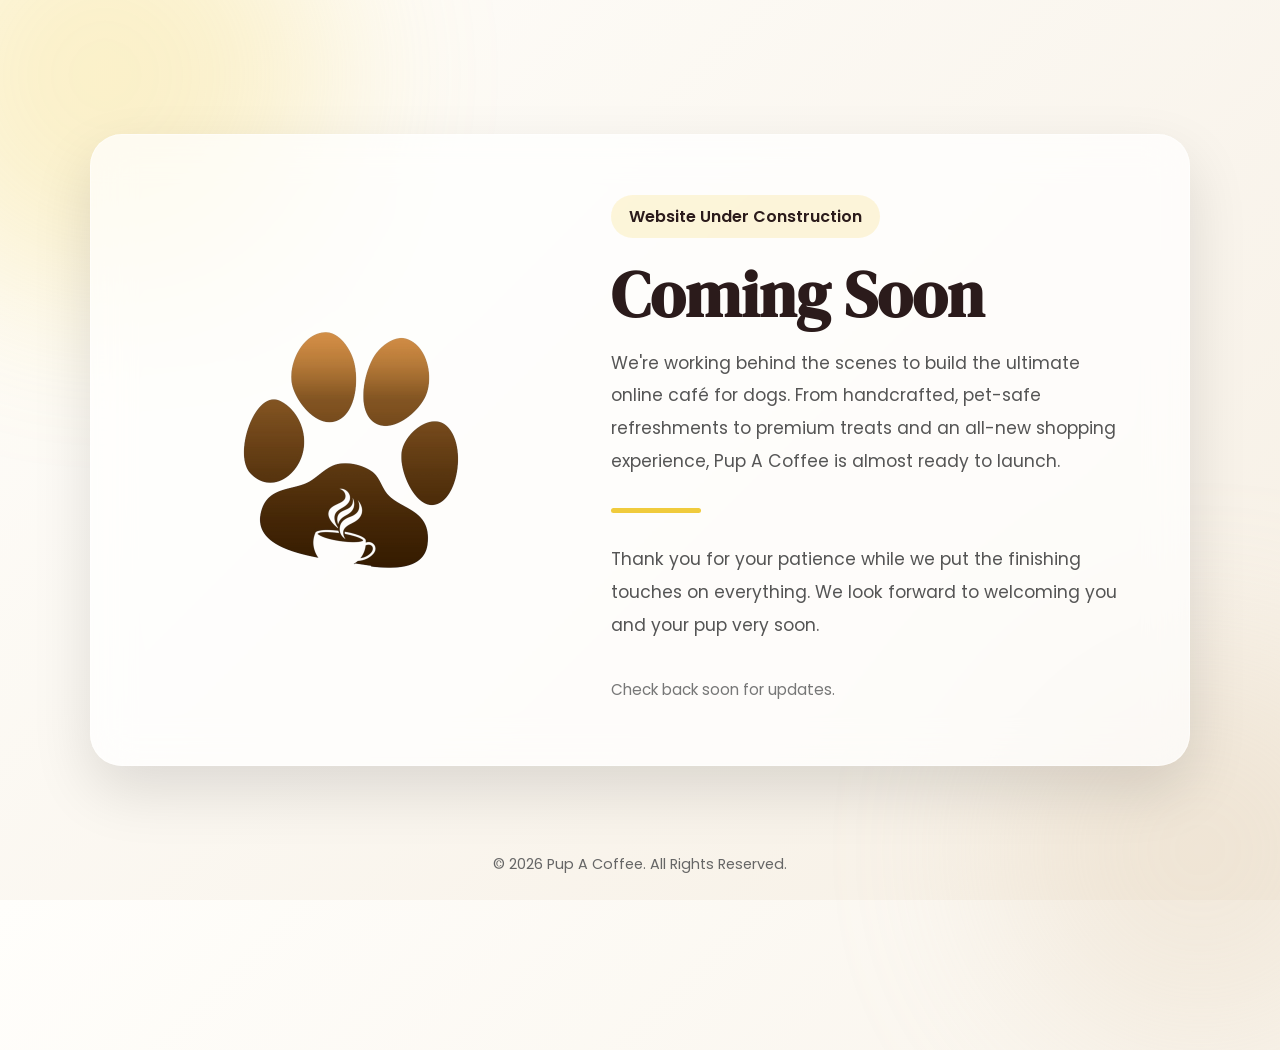
<file: login.html>
<!DOCTYPE html>
<html lang="en">
<head>
<meta charset="UTF-8">
<meta name="viewport" content="width=device-width, initial-scale=1.0">

<title>Pup A Coffee | Coming Soon</title>

<link rel="icon" type="image/png" href="favicon.png">

<link rel="preconnect" href="https://fonts.googleapis.com">
<link rel="preconnect" href="https://fonts.gstatic.com" crossorigin>

<link href="https://fonts.googleapis.com/css2?family=Poppins:wght@300;400;500;600;700&family=DM+Serif+Display&display=swap" rel="stylesheet">

<style>

:root{
    --espresso:#2B1B1B;
    --gold:#F0CB3C;
    --cream:#FAF9F6;
    --text:#555;
}

*{
    margin:0;
    padding:0;
    box-sizing:border-box;
}

body{
    font-family:Poppins,sans-serif;
    background:linear-gradient(135deg,#fffefb,#f6efe4);
    min-height:100vh;
    display:flex;
    justify-content:center;
    align-items:center;
    overflow:hidden;
    position:relative;
}

/* Background */

body::before,
body::after{
    content:"";
    position:absolute;
    border-radius:50%;
    filter:blur(90px);
    opacity:.25;
    z-index:0;
}

body::before{
    width:450px;
    height:450px;
    background:var(--gold);
    top:-150px;
    left:-120px;
}

body::after{
    width:400px;
    height:400px;
    background:#d9c3a4;
    bottom:-150px;
    right:-120px;
}

/* Main Card */

.container{
    position:relative;
    z-index:2;

    width:min(1100px,92%);
    min-height:500px;

    display:grid;
    grid-template-columns:400px 1fr;
    align-items:center;
    gap:60px;

    padding:60px;

    background:rgba(255,255,255,.72);
    backdrop-filter:blur(20px);

    border-radius:32px;
    border:1px solid rgba(255,255,255,.45);

    box-shadow:
        0 25px 60px rgba(0,0,0,.12);

    animation:fadeUp .8s ease;
}

/* Left */

.left{
    display:flex;
    justify-content:center;
    align-items:center;
}

.logo{
    width:300px;
    animation:float 4s ease-in-out infinite;
}

/* Right */

.right{
    display:flex;
    flex-direction:column;
    justify-content:center;
}

.badge{
    display:inline-block;
    align-self:flex-start;

    padding:9px 18px;

    border-radius:999px;

    background:rgba(240,203,60,.18);

    color:var(--espresso);

    font-weight:600;

    margin-bottom:25px;
}

h1{
    font-family:"DM Serif Display",serif;
    font-size:4rem;
    line-height:1;
    color:var(--espresso);
    margin-bottom:20px;
}

p{
    color:var(--text);
    font-size:1.08rem;
    line-height:1.9;
    max-width:560px;
}

.divider{
    width:90px;
    height:5px;
    background:var(--gold);
    border-radius:999px;
    margin:30px 0;
}

.notice{
    margin-top:35px;
    color:#777;
    font-size:.95rem;
}

/* Footer */

footer{
    position:absolute;
    bottom:25px;
    left:50%;
    transform:translateX(-50%);
    color:#666;
    font-size:.9rem;
    z-index:5;
}

/* Animations */

@keyframes float{

0%,100%{
transform:translateY(0px);
}

50%{
transform:translateY(-10px);
}

}

@keyframes fadeUp{

from{
opacity:0;
transform:translateY(35px);
}

to{
opacity:1;
transform:translateY(0);
}

}

/* Mobile */

@media(max-width:900px){

body{
    overflow:auto;
    padding:30px 0;
}

.container{

    width:92%;

    grid-template-columns:1fr;

    gap:40px;

    padding:40px 30px;

    text-align:center;

    min-height:auto;
}

.logo{
    width:180px;
}

.badge{
    align-self:center;
}

h1{
    font-size:2.8rem;
}

p{
    margin:auto;
}

.divider{
    margin:30px auto;
}

footer{
    position:static;
    transform:none;
    margin-top:30px;
    text-align:center;
}

}

</style>

</head>

<body>

<div class="container">

    <div class="left">

        <img src="images/logo.png" alt="Pup A Coffee Logo" class="logo">

    </div>

    <div class="right">

        <div class="badge">
            Website Under Construction
        </div>

        <h1>Coming Soon</h1>

        <p>
            We're working behind the scenes to build the ultimate online café for dogs. From handcrafted, pet-safe refreshments to premium treats and an all-new shopping experience, Pup A Coffee is almost ready to launch.
        </p>

        <div class="divider"></div>

        <p>
            Thank you for your patience while we put the finishing touches on everything. We look forward to welcoming you and your pup very soon.
        </p>

        <p class="notice">
            Check back soon for updates.
        </p>

    </div>

</div>

<footer>
    © 2026 Pup A Coffee. All Rights Reserved.
</footer>

</body>
</html>
</file>
